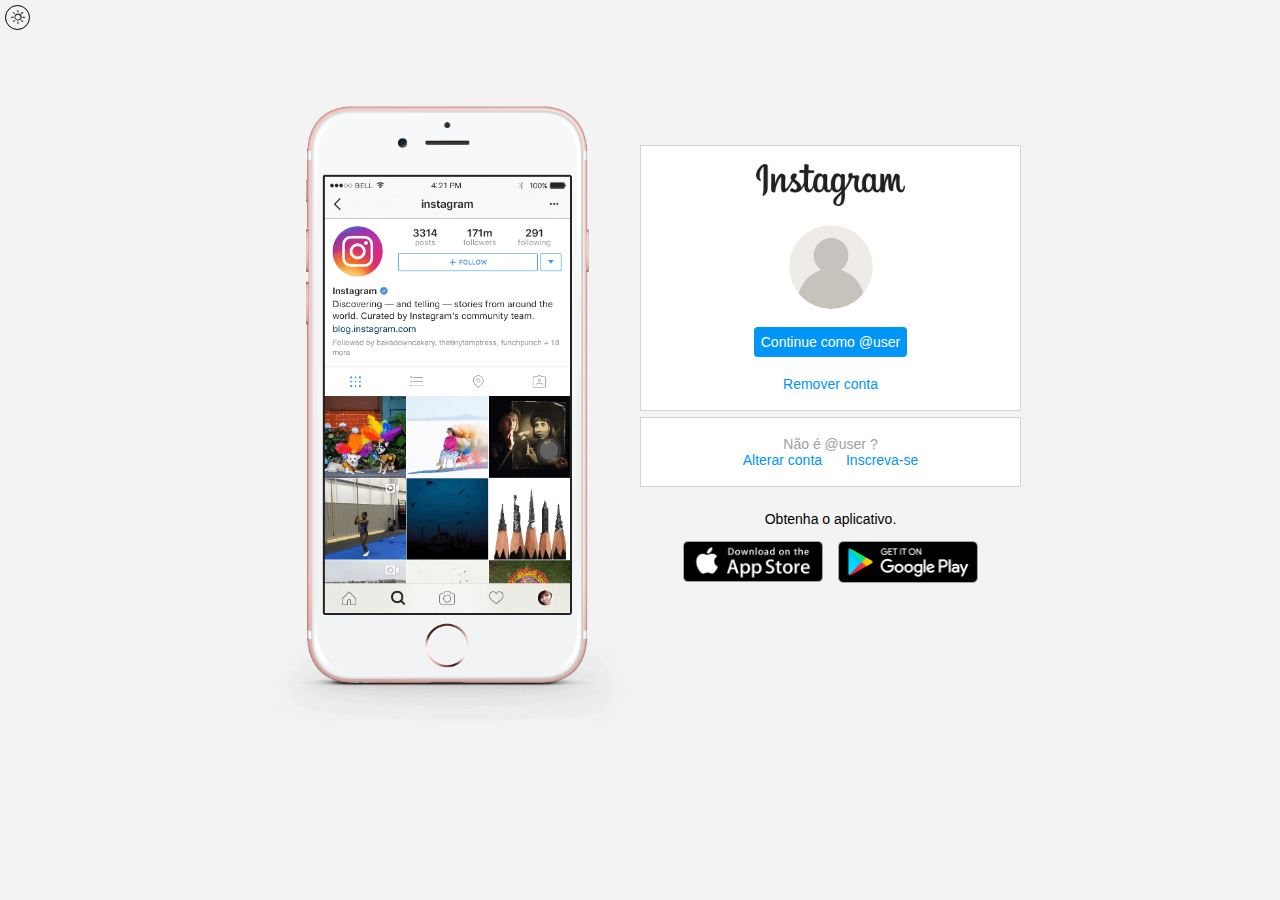
<file: index.html>
<!DOCTYPE html>
<html lang="en">

<head>
    <meta charset="UTF-8">
    <meta http-equiv="X-UA-Compatible" content="IE=edge">
    <link rel="icon" type="image/favicon" href="/Recriando-Pagina-Instagram-HTML-CSS-main/img/icone.png">
    <meta name="viewport" content="width=device-width, initial-scale=1.0">
    <title>Recriando a Página Inicial do Instagram</title>
    <link rel="stylesheet" type="text/css" href="./Recriando-Pagina-Instagram-HTML-CSS-main/style.css">
    <link rel="stylesheet" href="https://cdn.jsdelivr.net/npm/bootstrap-icons@1.10.5/font/bootstrap-icons.css">
    <script src="./Recriando-Pagina-Instagram-HTML-CSS-main/script.js" defer></script>
</head>

<body>

    <header>
        <input type="checkbox" id="change-theme">
        <label for="change-theme">
            <i class="bi bi-sun"></i>
            <i class="bi bi-moon"></i>
        </label>
    </header>
    <main>
        <div class="instagram-wrapper">
            <div class="instagram-phone">
                <img src="./Recriando-Pagina-Instagram-HTML-CSS-main/img/instagram-celular.png" alt=" imagem de um celular">

            </div>
            <div class="instagram-continue">
                <div class="group">
                    <img class="instagram-logo logo-ligth" src="./Recriando-Pagina-Instagram-HTML-CSS-main/img/instagram-logo.png">
                    <img class="instagram-logo logo-dark" src="./Recriando-Pagina-Instagram-HTML-CSS-main/img/instagram-logo-dark-removebg-preview.png">
                    <div class="profile-photo">
                        <img src="./Recriando-Pagina-Instagram-HTML-CSS-main/img/user.png" alt="foto de perfil">
                    </div>
                    <a href="#" class="instagram-login">Continue como @user</a>
                    <a href="#" class="instagram-logout">Remover conta</a>

                </div>
                <div class="group">
                    <p class="not-account">Não é @user ?</p>
                    <p class="not-account">
                        <span class="link-blue">Alterar conta</span>

                        <span class="link-blue">Inscreva-se</span>
                    </p>
                </div>
                <div class="get-the-app">
                    <p class="get-app">Obtenha o aplicativo.</p>
                    <div class="download">
                        <a href="#" class="app-download"></a>
                        <a href="#" class="app-download"></a>
                    </div>
                </div>

            </div>
        </div>
    </main>
</body>

</html>
</file>
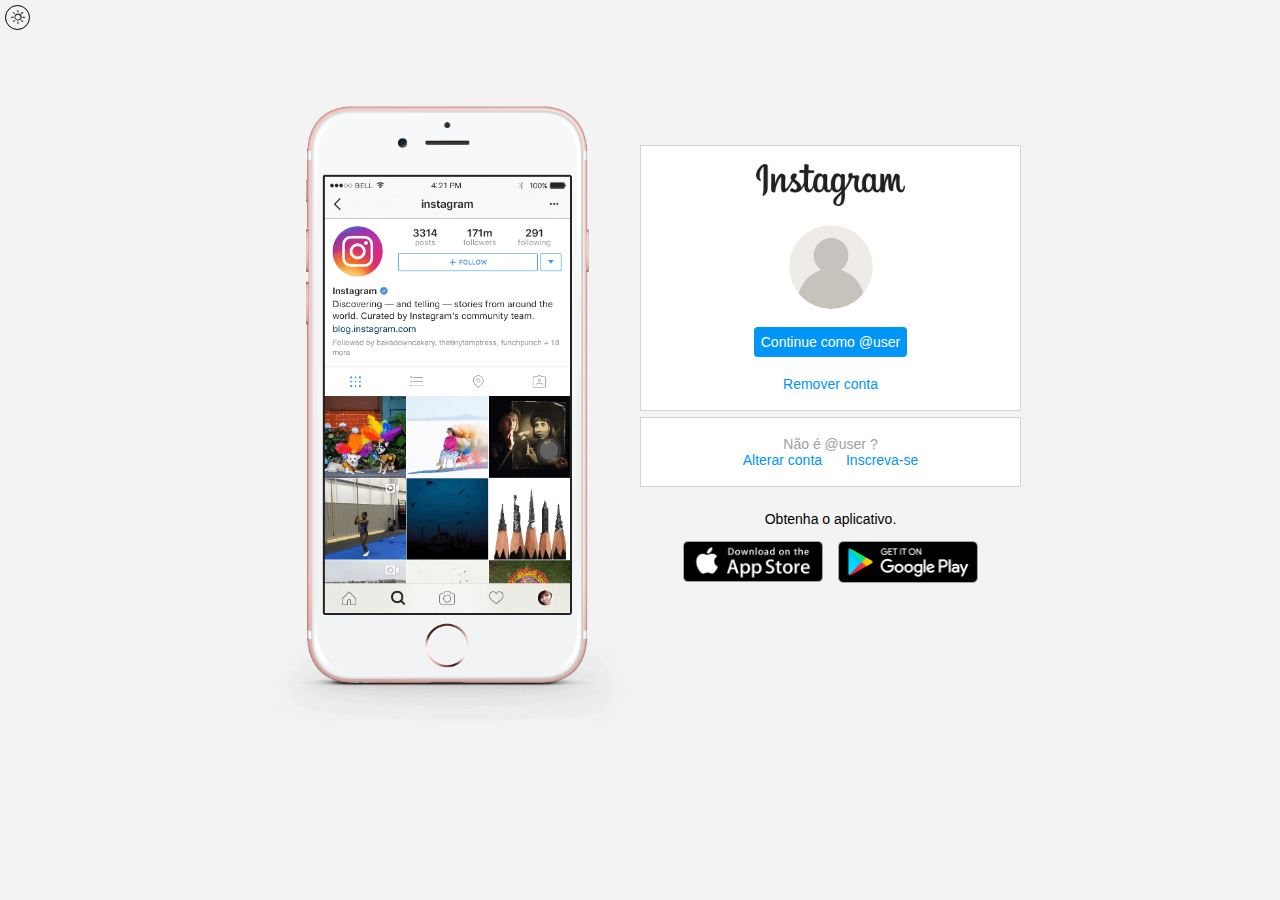
<file: Recriando-Pagina-Instagram-HTML-CSS-main/index.html>
<!DOCTYPE html>
<html lang="en">

<head>
    <meta charset="UTF-8">
    <meta http-equiv="X-UA-Compatible" content="IE=edge">
    <link rel="icon" type="image/favicon" href="img/icone.png">
    <meta name="viewport" content="width=device-width, initial-scale=1.0">
    <title>Recriando a Página Inicial do Instagram</title>
    <link rel="stylesheet" type="text/css" href="style.css">
    <link rel="stylesheet" href="https://cdn.jsdelivr.net/npm/bootstrap-icons@1.10.5/font/bootstrap-icons.css">
    <script src="./script.js" defer></script>
</head>

<body>

    <header>
        <input type="checkbox" id="change-theme">
        <label for="change-theme">
            <i class="bi bi-sun"></i>
            <i class="bi bi-moon"></i>
        </label>
    </header>
    <main>
        <div class="instagram-wrapper">
            <div class="instagram-phone">
                <img src="img/instagram-celular.png" alt=" imagem de um celular">

            </div>
            <div class="instagram-continue">
                <div class="group">
                    <img class="instagram-logo logo-ligth" src="img/instagram-logo.png">
                    <img class="instagram-logo logo-dark" src="img/instagram-logo-dark-removebg-preview.png">
                    <div class="profile-photo">
                        <img src="img/user.png" alt="foto de perfil">
                    </div>
                    <a href="#" class="instagram-login">Continue como @user</a>
                    <a href="#" class="instagram-logout">Remover conta</a>

                </div>
                <div class="group">
                    <p class="not-account">Não é @user ?</p>
                    <p class="not-account">
                        <span class="link-blue">Alterar conta</span>

                        <span class="link-blue">Inscreva-se</span>
                    </p>
                </div>
                <div class="get-the-app">
                    <p class="get-app">Obtenha o aplicativo.</p>
                    <div class="download">
                        <a href="#" class="app-download"></a>
                        <a href="#" class="app-download"></a>
                    </div>
                </div>

            </div>
        </div>
    </main>
</body>

</html>
</file>
<file: Recriando-Pagina-Instagram-HTML-CSS-main/style.css>
:root{
    --body-color: #202632;/*263238*/
}

*{
    margin: 0;
    padding: 0;
    box-sizing: border-box;
    text-decoration: none;
    font-family: sans-serif;
    font-size: 14px;
}

body {
    width: 100%;
    min-height: 100vh;
    padding: 5px;
    background-color: rgb(243, 243, 243);
}

header {
    display: flex;
    align-items: center;
    justify-content: center;
    border-radius: 50%;
    width: 25px;
    height: 25px;
    color: #000;
    border: 1px solid #000;
}

main{
    display: flex;
    justify-content: center;
}

.instagram-wrapper {
    display: flex;
    align-items: center;
    justify-content: start;
    width: 60%;

}

.instagram-phone {
    display: flex;
    align-items: center;
    justify-content: center;
    width: 50%;
}

.instagram-phone img {
    height: 50rem;
}

.instagram-continue {
    display: flex;
    align-items: center;/* horizontal*/
    justify-content: space-around;/* vertical*/
    flex-direction: column;
    width: 50%;
    min-height: 34rem;
}

.group {
    display: flex;
    justify-content: space-between;
    align-items: center;
    flex-direction: column;
    background-color: #ffffff;
    width: 100%;
    padding: 1.3rem 0;
    border: 1px solid lightgray;
}

.group:nth-child(1) {
    min-height: 19rem;
}

.instagram-logo {
    height: 3rem;
    cursor: pointer;
}

.profile-photo {
    display: flex;
    justify-content: center;
    align-items: center;
    border-radius: 50%;
    overflow: hidden;
}

.profile-photo img {
    height: 6rem;
}

.instagram-login {
    background-color: #0095f6;
    color: #ffffff;
    padding: 7px;
    border-radius: 4px;
}

.instagram-logout {
    color:#0095f6;
}

.not-account {
    color: rgb(160,160,160);
}

.link-blue {
    color:#0095f6;
    cursor: pointer;
    margin: 10px;
}

.get-the-app{
    display: flex;
    flex-direction: column;
    align-items: center;
    justify-content: center;
    width: 100%;
    padding: 1.3rem 0; 
}

.get-app{
    font-size: 1.0rem;
}

.download {
    display: flex;
    width: 100%;
    justify-content: space-evenly;
    align-items: center;
    padding: 1rem 2rem;
}

.app-download {
    height: 3rem;
    width: 10rem;
    background-size: contain;
    background-repeat: no-repeat;

}

.app-download:nth-child(1){
    background-image: url('./img/apple-button.png');
}

.app-download:nth-child(2){
    background-image: url('./img/googleplay-button.png');
}


#change-theme {
    display: none;
}

.bi {
    cursor: pointer;
}

.bi-moon, .logo-dark{
    display: none;
}

.dark, .dark header {
    background-color: var(--body-color);
    color: #ffffff;
    border: 1px solid #ffffff;
}

.dark .group{
    background-color: #263238;
    border: none;
}

.dark .bi-sun,.dark .logo-ligth{
    display: none;
}

.dark .bi-moon, .dark .logo-dark{
    display: block;
}


@media (max-width: 1024px) {
    .instagram-wrapper {
        width: 90%;
    }
}

@media (max-width: 650px) {
    body {
        background-color: #ffffff;
    }

    .instagram-wrapper {
        width: 90%;
    }

    .instagram-phone {
        display: none;
    }

    .instagram-continue {
        width: 100%;
    }
    .group {
        border: 1px solid transparent;
    }
}
</file>
